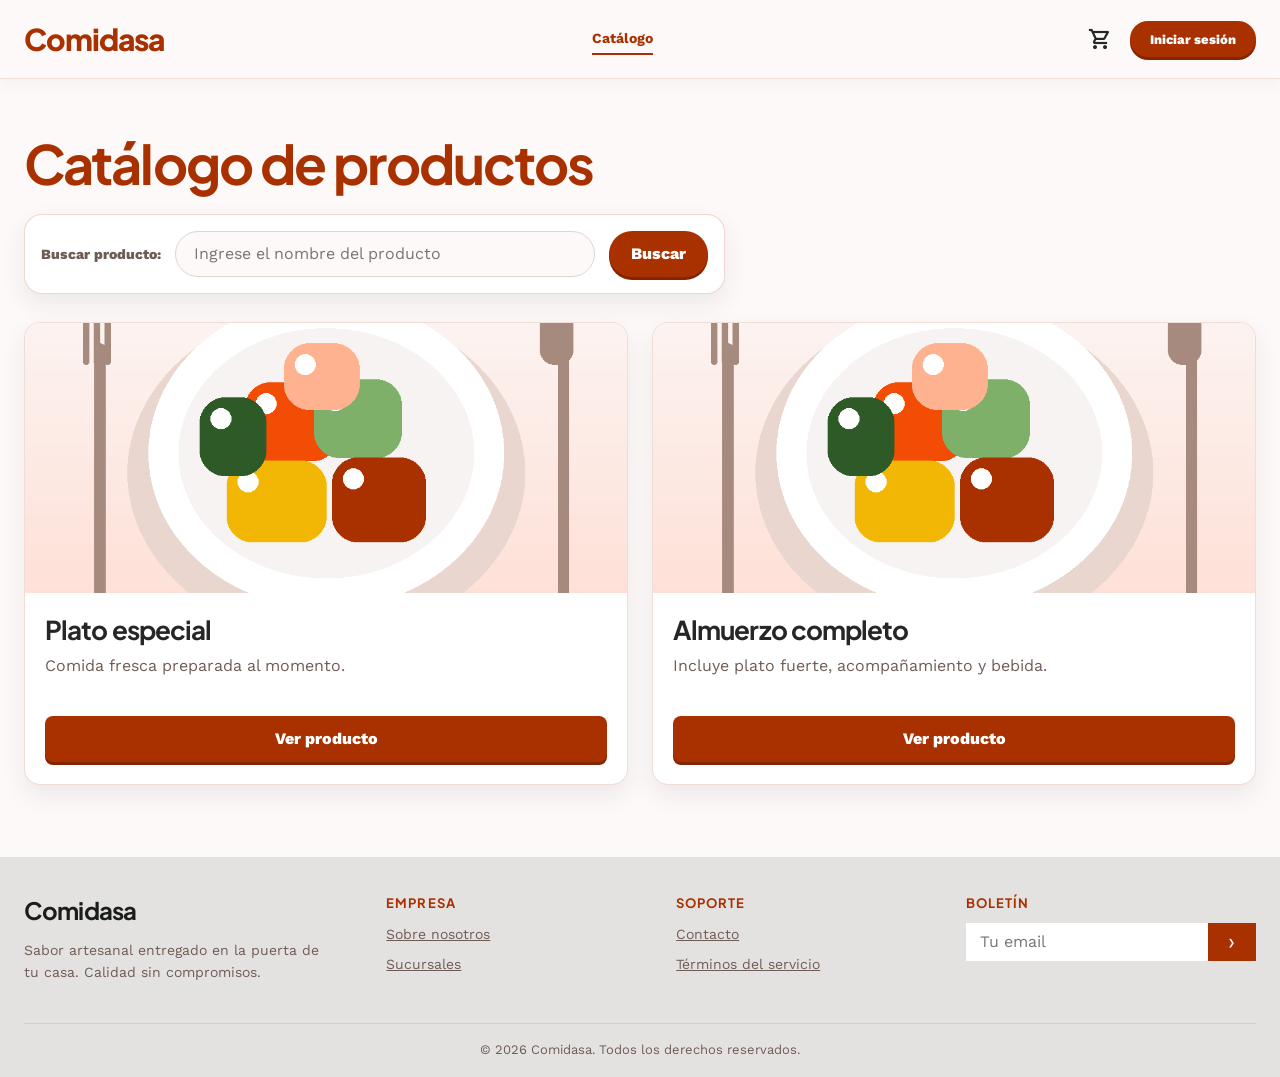
<file: Web/FrontEnd/index.html>
<!DOCTYPE html>
<html lang="es">
<head>
    <meta charset="UTF-8">
    <meta name="viewport" content="width=device-width, initial-scale=1.0">
    <title>Catálogo - Comidasa</title>
    <link rel="preconnect" href="https://fonts.googleapis.com">
    <link rel="preconnect" href="https://fonts.gstatic.com" crossorigin>
    <link href="https://fonts.googleapis.com/css2?family=Plus+Jakarta+Sans:wght@700;800&family=Work+Sans:wght@400;500;600;700&display=swap" rel="stylesheet">
    <link href="https://fonts.googleapis.com/css2?family=Material+Symbols+Outlined:wght,FILL@100..700,0..1&display=swap" rel="stylesheet">
    <link rel="stylesheet" href="./Styles/main.css">
</head>
<body>
    <header class="topbar">
        <div class="container nav-wrap">
            <a href="./index.html" class="brand">Comidasa</a>
            <nav class="nav-links" aria-label="Navegación principal">
                <a href="./index.html" class="active">Catálogo</a>
            </nav>
            <div class="nav-actions">
                <button class="icon-link" type="button" aria-label="Carrito"><span class="material-symbols-outlined">shopping_cart</span></button>
                <a href="./Views/login.html" class="btn btn-sm btn-primary">Iniciar sesión</a>
            </div>
        </div>
    </header>

    <main>
        <section class="catalogoPage container">
            <h2>Catálogo de productos</h2>

            <div class="busquedaCatalogo">
                <label for="searchInput">Buscar producto:</label>
                <input type="text" id="searchInput" placeholder="Ingrese el nombre del producto">
                <button type="button" id="searchButton">Buscar</button>
            </div>

            <div class="productosGrid">
                <article class="productoCard">
                    <img src="./Assets/plato.png" alt="Plato de comida">
                    <h3>Plato especial</h3>
                    <p>Comida fresca preparada al momento.</p>
                    <button type="button" data-ruta="/producto">Ver producto</button>
                </article>

                <article class="productoCard">
                    <img src="./Assets/plato.png" alt="Plato de comida">
                    <h3>Almuerzo completo</h3>
                    <p>Incluye plato fuerte, acompañamiento y bebida.</p>
                    <button type="button" data-ruta="/producto">Ver producto</button>
                </article>
            </div>
        </section>
    </main>

    <footer class="footer" id="footer">
        <div class="container footer-grid">
            <div>
                <h2>Comidasa</h2>
                <p>Sabor artesanal entregado en la puerta de tu casa. Calidad sin compromisos.</p>
            </div>
            <div>
                <h3>Empresa</h3>
                <a href="#">Sobre nosotros</a>
                <a href="#">Sucursales</a>
            </div>
            <div>
                <h3>Soporte</h3>
                <a href="#">Contacto</a>
                <a href="#">Términos del servicio</a>
            </div>
            <div>
                <h3>Boletín</h3>
                <form class="newsletter">
                    <input type="email" placeholder="Tu email" aria-label="Correo">
                    <button type="button">›</button>
                </form>
            </div>
        </div>
        <div class="footer-bottom">© 2026 Comidasa. Todos los derechos reservados.</div>
    </footer>
    <script src="./Js/navegacion.js"></script>
</body>
</html>
</file>
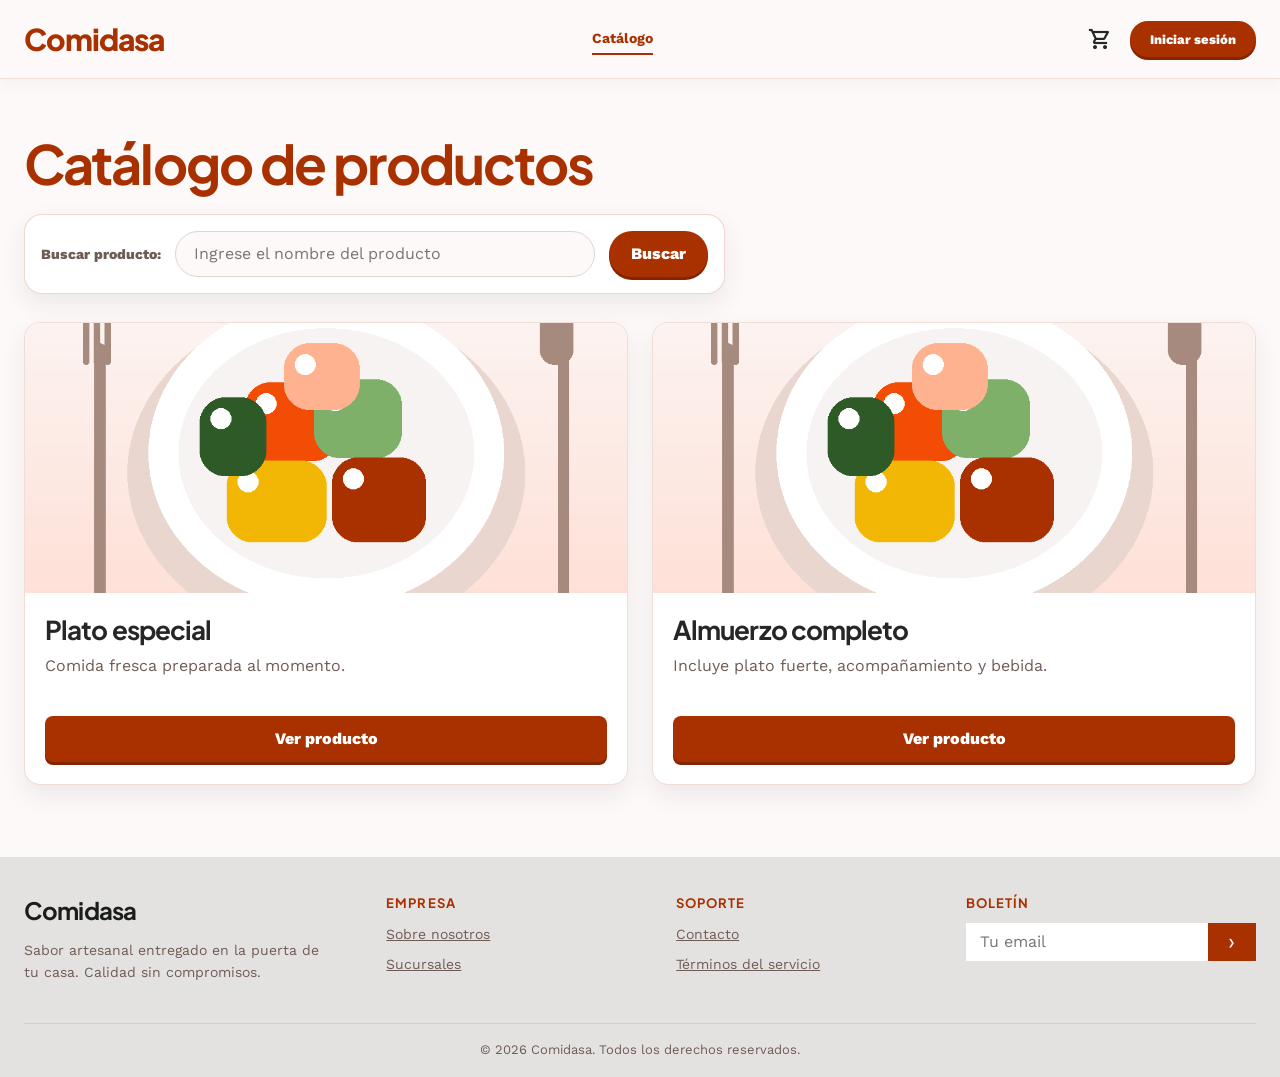
<file: Web/FrontEnd/Views/catalogo.html>
<!DOCTYPE html>
<html lang="es">
<head>
    <meta charset="UTF-8">
    <meta name="viewport" content="width=device-width, initial-scale=1.0">
    <title>Catálogo - Comidasa</title>
    <link rel="preconnect" href="https://fonts.googleapis.com">
    <link rel="preconnect" href="https://fonts.gstatic.com" crossorigin>
    <link href="https://fonts.googleapis.com/css2?family=Plus+Jakarta+Sans:wght@700;800&family=Work+Sans:wght@400;500;600;700&display=swap" rel="stylesheet">
    <link href="https://fonts.googleapis.com/css2?family=Material+Symbols+Outlined:wght,FILL@100..700,0..1&display=swap" rel="stylesheet">
    <link rel="stylesheet" href="../Styles/main.css">
</head>
<body>
    <header class="topbar">
        <div class="container nav-wrap">
            <a href="../index.html" class="brand">Comidasa</a>
            <nav class="nav-links" aria-label="Navegación principal">
                <a href="./catalogo.html" class="active">Catálogo</a>
            </nav>
            <div class="nav-actions">
                <button class="icon-link" type="button" aria-label="Carrito"><span class="material-symbols-outlined">shopping_cart</span></button>
                <a href="./login.html" class="btn btn-sm btn-primary">Iniciar sesión</a>
            </div>
        </div>
    </header>

    <main>
        <section class="catalogoPage container">
            <h2>Catálogo de productos</h2>

            <div class="busquedaCatalogo">
                <label for="searchInput">Buscar producto:</label>
                <input type="text" id="searchInput" placeholder="Ingrese el nombre del producto">
                <button type="button" id="searchButton">Buscar</button>
            </div>

            <div class="productosGrid">
                <article class="productoCard">
                    <img src="../Assets/plato.png" alt="Plato de comida">
                    <h3>Plato especial</h3>
                    <p>Comida fresca preparada al momento.</p>
                    <button type="button" data-ruta="/producto">Ver producto</button>
                </article>

                <article class="productoCard">
                    <img src="../Assets/plato.png" alt="Plato de comida">
                    <h3>Almuerzo completo</h3>
                    <p>Incluye plato fuerte, acompañamiento y bebida.</p>
                    <button type="button" data-ruta="/producto">Ver producto</button>
                </article>
            </div>
        </section>
    </main>

    <footer class="footer" id="footer">
        <div class="container footer-grid">
            <div>
                <h2>Comidasa</h2>
                <p>Sabor artesanal entregado en la puerta de tu casa. Calidad sin compromisos.</p>
            </div>
            <div>
                <h3>Empresa</h3>
                <a href="#">Sobre nosotros</a>
                <a href="#">Sucursales</a>
            </div>
            <div>
                <h3>Soporte</h3>
                <a href="#">Contacto</a>
                <a href="#">Términos del servicio</a>
            </div>
            <div>
                <h3>Boletín</h3>
                <form class="newsletter">
                    <input type="email" placeholder="Tu email" aria-label="Correo">
                    <button type="button">›</button>
                </form>
            </div>
        </div>
        <div class="footer-bottom">© 2026 Comidasa. Todos los derechos reservados.</div>
    </footer>
    <script src="../Js/navegacion.js"></script>
</body>
</html>
</file>
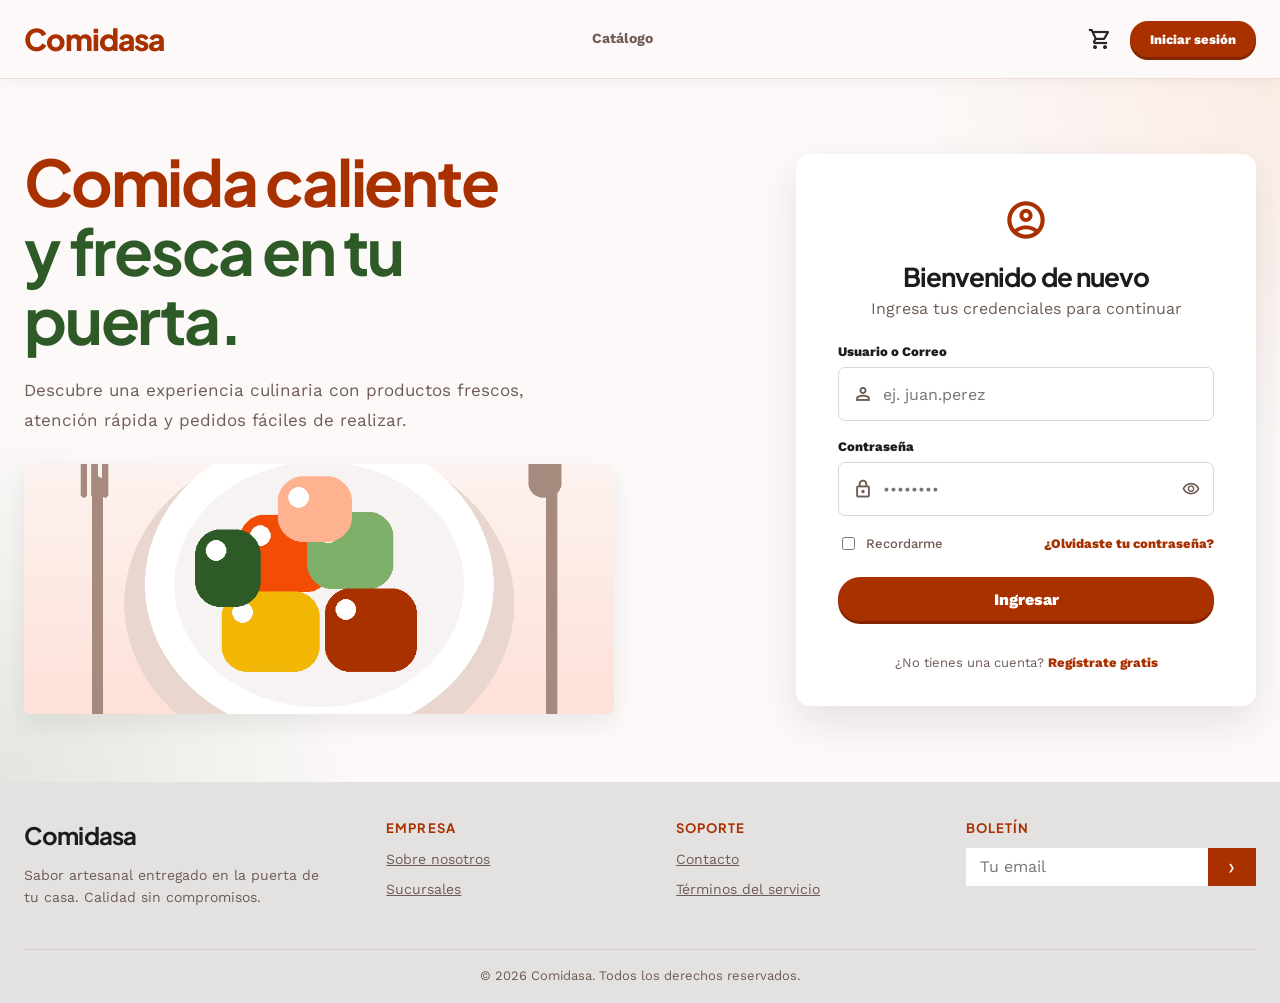
<file: Web/FrontEnd/Views/login.html>
<!DOCTYPE html>
<html lang="es">
<head>
    <meta charset="UTF-8">
    <meta name="viewport" content="width=device-width, initial-scale=1.0">
    <title>Iniciar sesión - Comidasa</title>
    <link rel="preconnect" href="https://fonts.googleapis.com">
    <link rel="preconnect" href="https://fonts.gstatic.com" crossorigin>
    <link href="https://fonts.googleapis.com/css2?family=Plus+Jakarta+Sans:wght@700;800&family=Work+Sans:wght@400;500;600;700&display=swap" rel="stylesheet">
    <link href="https://fonts.googleapis.com/css2?family=Material+Symbols+Outlined:wght,FILL@100..700,0..1&display=swap" rel="stylesheet">
    <link rel="stylesheet" href="../Styles/main.css">
</head>
<body>
    <header class="topbar">
        <div class="container nav-wrap">
            <a href="../index.html" class="brand">Comidasa</a>
            <nav class="nav-links" aria-label="Navegación principal">
                <a href="./catalogo.html" >Catálogo</a>
            </nav>
            <div class="nav-actions">
                <button class="icon-link" type="button" aria-label="Carrito"><span class="material-symbols-outlined">shopping_cart</span></button>
                <a href="./login.html" class="btn btn-sm btn-primary">Iniciar sesión</a>
            </div>
        </div>
    </header>

    <main class="login-main">
        <section class="container login-grid">
            <div class="login-copy">
                <h1>Comida caliente<br><span>y fresca en tu puerta.</span></h1>
                <p>Descubre una experiencia culinaria con productos frescos, atención rápida y pedidos fáciles de realizar.</p>
                <img src="../Assets/plato.png" alt="Plato de comida">
            </div>

            <div class="login-card">
                <div class="login-icon"><span class="material-symbols-outlined">account_circle</span></div>
                <h2>Bienvenido de nuevo</h2>
                <p>Ingresa tus credenciales para continuar</p>

                <form id="loginForm">
                    <label for="usuario">Usuario o Correo</label>
                    <div class="input-box">
                        <span class="material-symbols-outlined">person</span>
                        <input id="usuario" name="usuario" type="text" placeholder="ej. juan.perez" required>
                    </div>

                    <label for="password">Contraseña</label>
                    <div class="input-box">
                        <span class="material-symbols-outlined">lock</span>
                        <input id="password" name="password" type="password" placeholder="••••••••" required>
                        <span class="material-symbols-outlined eye">visibility</span>
                    </div>

                    <div class="form-options">
                        <label class="check"><input type="checkbox"> Recordarme</label>
                        <a href="#">¿Olvidaste tu contraseña?</a>
                    </div>

                    <button class="btn btn-primary btn-full" type="submit">Ingresar</button>
                </form>

                <div class="register-line">¿No tienes una cuenta? <a href="./registro.html">Regístrate gratis</a></div>
            </div>
        </section>
    </main>

    <footer class="footer" id="footer">
        <div class="container footer-grid">
            <div>
                <h2>Comidasa</h2>
                <p>Sabor artesanal entregado en la puerta de tu casa. Calidad sin compromisos.</p>
            </div>
            <div>
                <h3>Empresa</h3>
                <a href="#">Sobre nosotros</a>
                <a href="#">Sucursales</a>
            </div>
            <div>
                <h3>Soporte</h3>
                <a href="#">Contacto</a>
                <a href="#">Términos del servicio</a>
            </div>
            <div>
                <h3>Boletín</h3>
                <form class="newsletter">
                    <input type="email" placeholder="Tu email" aria-label="Correo">
                    <button type="button">›</button>
                </form>
            </div>
        </div>
        <div class="footer-bottom">© 2026 Comidasa. Todos los derechos reservados.</div>
    </footer>
    <script src="../Js/navegacion.js"></script>
</body>
</html>
</file>
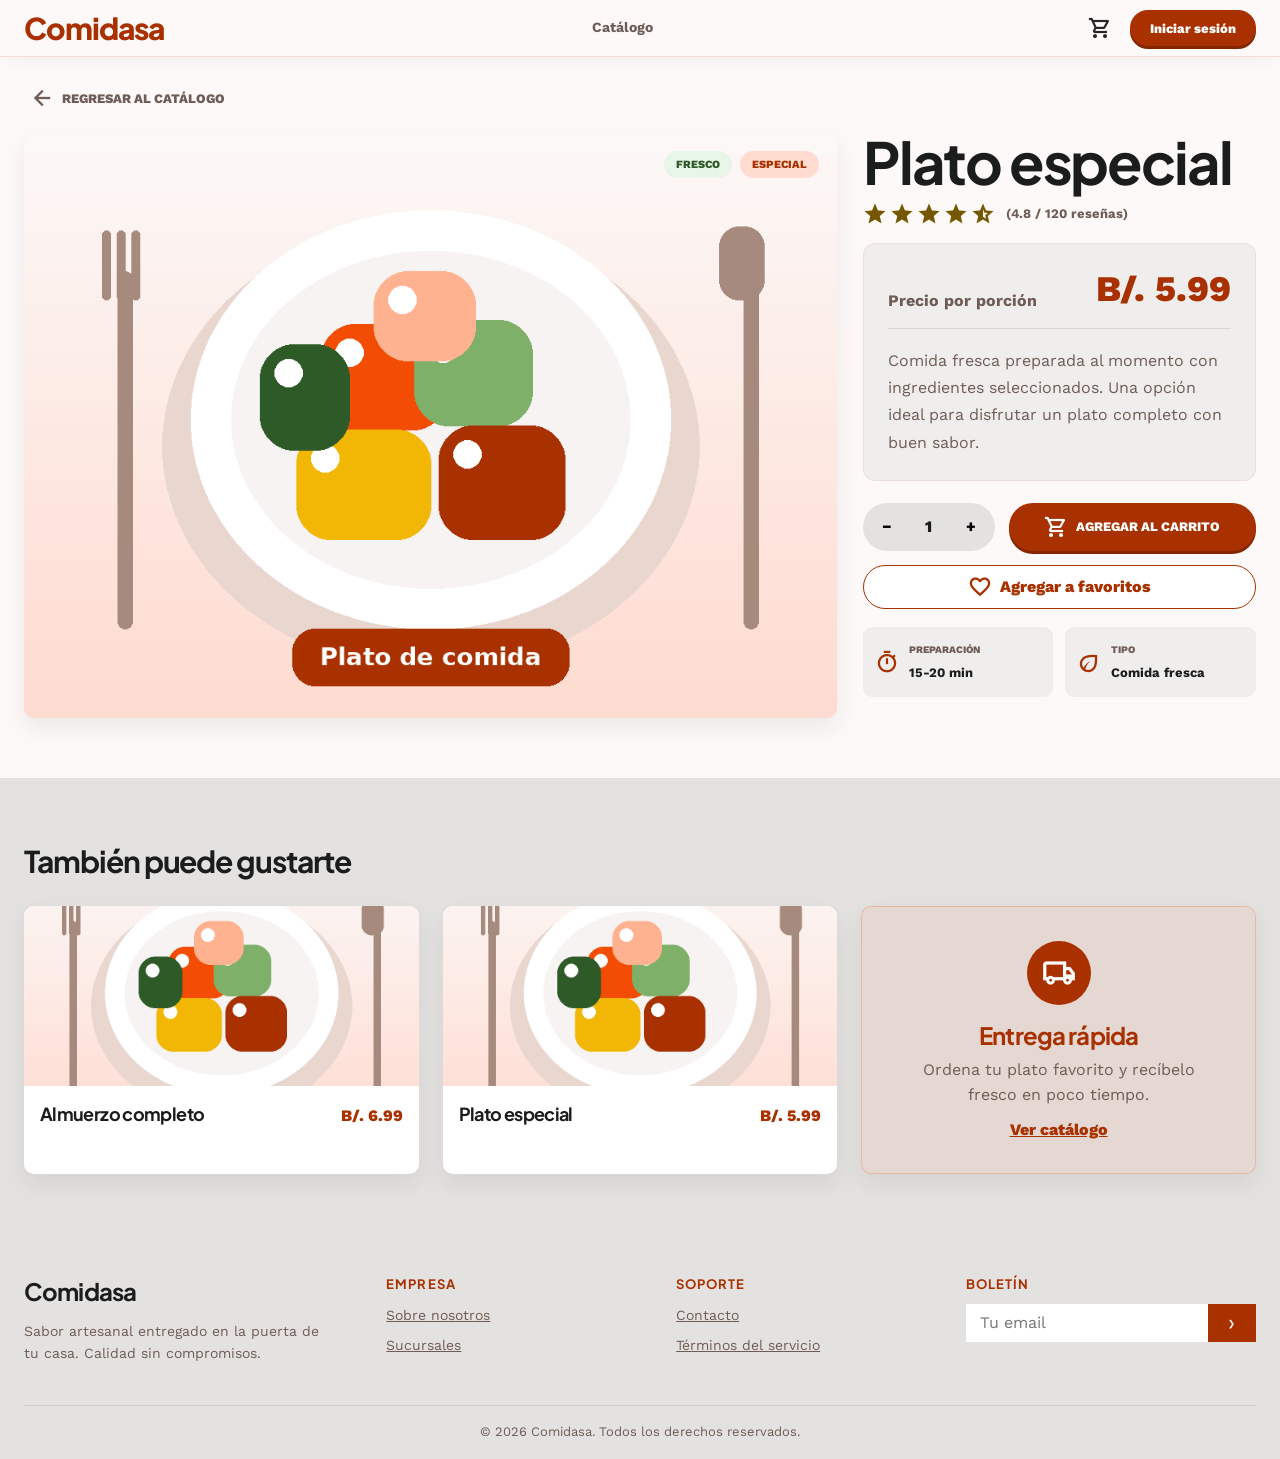
<file: Web/FrontEnd/Views/producto.html>
<!DOCTYPE html>
<html lang="es">
<head>
    <meta charset="UTF-8">
    <meta name="viewport" content="width=device-width, initial-scale=1.0">
    <title>Producto - Comidasa</title>
    <link rel="preconnect" href="https://fonts.googleapis.com">
    <link rel="preconnect" href="https://fonts.gstatic.com" crossorigin>
    <link href="https://fonts.googleapis.com/css2?family=Plus+Jakarta+Sans:wght@700;800&family=Work+Sans:wght@400;500;600;700&display=swap" rel="stylesheet">
    <link href="https://fonts.googleapis.com/css2?family=Material+Symbols+Outlined:wght,FILL@100..700,0..1&display=swap" rel="stylesheet">
    <link rel="stylesheet" href="../Styles/main.css">
</head>
<body>
    <header class="topbar compact">
        <div class="container nav-wrap">
            <a href="../index.html" class="brand">Comidasa</a>
            <nav class="nav-links" aria-label="Navegación principal">
                <a href="./catalogo.html">Catálogo</a>
            </nav>
            <div class="nav-actions">
                <button class="icon-link" type="button" aria-label="Carrito"><span class="material-symbols-outlined">shopping_cart</span></button>
                <a href="./login.html" class="btn btn-sm btn-primary">Iniciar sesión</a>
            </div>
        </div>
    </header>

    <main>
        <section class="container product-detail">
            <button type="button" class="back-link registroBack" data-ruta="/catalogo"><span class="material-symbols-outlined">arrow_back</span> Regresar al catálogo</button>

            <div class="product-grid">
                <div class="product-hero-img">
                    <img src="../Assets/plato.png" alt="Plato especial">
                    <div class="hero-tags">
                        <span>Fresco</span>
                        <span>Especial</span>
                    </div>
                </div>

                <aside class="product-panel">
                    <h1>Plato especial</h1>
                    <div class="rating">
                        <span class="material-symbols-outlined filled">star</span>
                        <span class="material-symbols-outlined filled">star</span>
                        <span class="material-symbols-outlined filled">star</span>
                        <span class="material-symbols-outlined filled">star</span>
                        <span class="material-symbols-outlined">star_half</span>
                        <strong>(4.8 / 120 reseñas)</strong>
                    </div>

                    <div class="price-box">
                        <div class="price-row">
                            <span>Precio por porción</span>
                            <strong>B/. 5.99</strong>
                        </div>
                        <p>Comida fresca preparada al momento con ingredientes seleccionados. Una opción ideal para disfrutar un plato completo con buen sabor.</p>
                    </div>

                    <div class="buy-row">
                        <div class="quantity">
                            <button type="button">−</button>
                            <span>1</span>
                            <button type="button">+</button>
                        </div>
                        <button class="btn btn-primary btn-cart" type="button"><span class="material-symbols-outlined">shopping_cart</span> Agregar al carrito</button>
                    </div>

                    <button class="btn btn-outline btn-full" type="button"><span class="material-symbols-outlined">favorite</span> Agregar a favoritos</button>

                    <div class="feature-grid">
                        <div><span class="material-symbols-outlined">timer</span><small>Preparación</small><strong>15-20 min</strong></div>
                        <div><span class="material-symbols-outlined">eco</span><small>Tipo</small><strong>Comida fresca</strong></div>
                    </div>
                </aside>
            </div>
        </section>

        <section class="pairs-section">
            <div class="container">
                <h2>También puede gustarte</h2>
                <div class="pairs-grid">
                    <article class="pair-card">
                        <img src="../Assets/plato.png" alt="Almuerzo completo">
                        <div><h3>Almuerzo completo</h3><span>B/. 6.99</span></div>
                    </article>
                    <article class="pair-card">
                        <img src="../Assets/plato.png" alt="Plato especial">
                        <div><h3>Plato especial</h3><span>B/. 5.99</span></div>
                    </article>
                    <article class="delivery-card">
                        <span class="material-symbols-outlined">local_shipping</span>
                        <h3>Entrega rápida</h3>
                        <p>Ordena tu plato favorito y recíbelo fresco en poco tiempo.</p>
                        <a href="./catalogo.html">Ver catálogo</a>
                    </article>
                </div>
            </div>
        </section>
    </main>

    <footer class="footer" id="footer">
        <div class="container footer-grid">
            <div>
                <h2>Comidasa</h2>
                <p>Sabor artesanal entregado en la puerta de tu casa. Calidad sin compromisos.</p>
            </div>
            <div>
                <h3>Empresa</h3>
                <a href="#">Sobre nosotros</a>
                <a href="#">Sucursales</a>
            </div>
            <div>
                <h3>Soporte</h3>
                <a href="#">Contacto</a>
                <a href="#">Términos del servicio</a>
            </div>
            <div>
                <h3>Boletín</h3>
                <form class="newsletter">
                    <input type="email" placeholder="Tu email" aria-label="Correo">
                    <button type="button">›</button>
                </form>
            </div>
        </div>
        <div class="footer-bottom">© 2026 Comidasa. Todos los derechos reservados.</div>
    </footer>
    <script src="../Js/navegacion.js"></script>
</body>
</html>
</file>
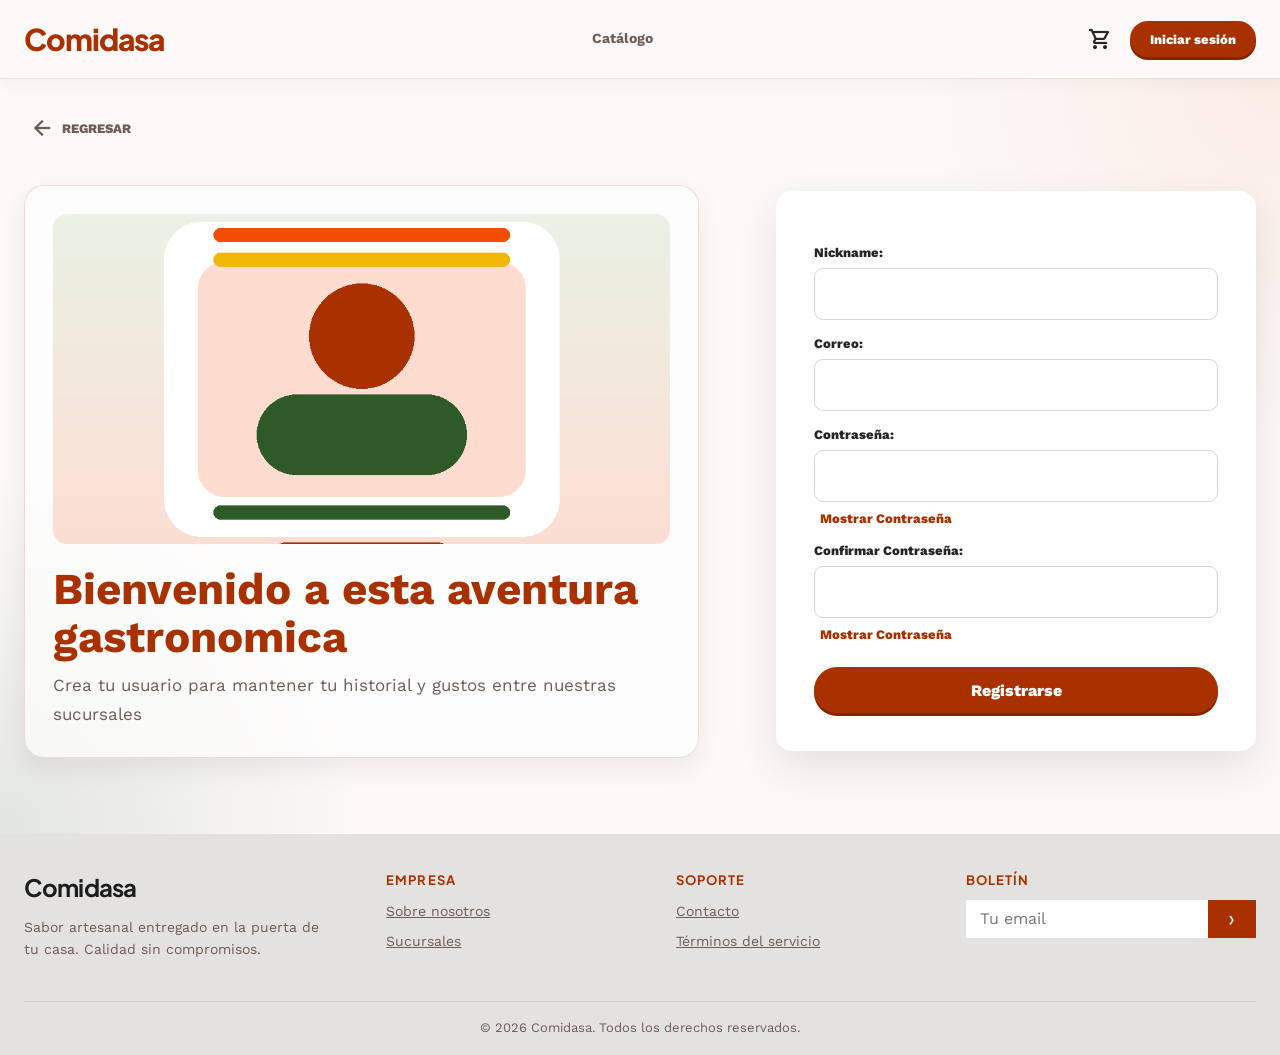
<file: Web/FrontEnd/Views/registro.html>
<!DOCTYPE html>
<html lang="es">
<head>
    <meta charset="UTF-8">
    <meta name="viewport" content="width=device-width, initial-scale=1.0">
    <title>Registro - Comidasa</title>
    <link rel="preconnect" href="https://fonts.googleapis.com">
    <link rel="preconnect" href="https://fonts.gstatic.com" crossorigin>
    <link href="https://fonts.googleapis.com/css2?family=Plus+Jakarta+Sans:wght@700;800&family=Work+Sans:wght@400;500;600;700&display=swap" rel="stylesheet">
    <link href="https://fonts.googleapis.com/css2?family=Material+Symbols+Outlined:wght,FILL@100..700,0..1&display=swap" rel="stylesheet">
    <link rel="stylesheet" href="../Styles/main.css">
</head>
<body>
    <header class="topbar">
        <div class="container nav-wrap">
            <a href="../index.html" class="brand">Comidasa</a>
            <nav class="nav-links" aria-label="Navegación principal">
                <a href="./catalogo.html" >Catálogo</a>
            </nav>
            <div class="nav-actions">
                <button class="icon-link" type="button" aria-label="Carrito"><span class="material-symbols-outlined">shopping_cart</span></button>
                <a href="./login.html" class="btn btn-sm btn-primary">Iniciar sesión</a>
            </div>
        </div>
    </header>

    <main>
        <section class="registroPage">
            <div class="container registroShell">
                <button class="back-link registroBack" type="button" data-ruta="/catalogo">
                    <span class="material-symbols-outlined">arrow_back</span>
                    Regresar
                </button>

                <div class="registroGrid">
                    <aside class="registroAside">
                        <img src="../Assets/registro.png" alt="Imagen de registro">
                        <h4>Bienvenido a esta aventura gastronomica</h4>
                        <p>Crea tu usuario para mantener tu historial y gustos entre nuestras sucursales</p>
                    </aside>
                        
                    <div class="registroCard">
                        <form id="registroForm">
                            <label for="nickname">Nickname:</label>
                            <input type="text" id="nickname" name="nickname" required>

                            <label for="correo">Correo:</label>
                            <input type="email" id="correo" name="correo" required>

                            <label for="contrasen">Contraseña:</label>
                            <input type="password" id="contrasen" name="contrasen" required>
                            <button type="button" id="toggleContrasen">Mostrar Contraseña</button>

                            <label for="confirmarContrasen">Confirmar Contraseña:</label>
                            <input type="password" id="confirmarContrasen" name="confirmarContrasen" required>
                            <button type="button" id="toggleConfirmarContrasen">Mostrar Contraseña</button>

                            <button type="submit">Registrarse</button>
                        </form>
                    </div>
                </div>
            </div>
        </section>
    </main>

    <footer class="footer" id="footer">
        <div class="container footer-grid">
            <div>
                <h2>Comidasa</h2>
                <p>Sabor artesanal entregado en la puerta de tu casa. Calidad sin compromisos.</p>
            </div>
            <div>
                <h3>Empresa</h3>
                <a href="#">Sobre nosotros</a>
                <a href="#">Sucursales</a>
            </div>
            <div>
                <h3>Soporte</h3>
                <a href="#">Contacto</a>
                <a href="#">Términos del servicio</a>
            </div>
            <div>
                <h3>Boletín</h3>
                <form class="newsletter">
                    <input type="email" placeholder="Tu email" aria-label="Correo">
                    <button type="button">›</button>
                </form>
            </div>
        </div>
        <div class="footer-bottom">© 2026 Comidasa. Todos los derechos reservados.</div>
    </footer>
    <script src="../Js/navegacion.js"></script>
</body>
</html>
</file>
<file: Web/FrontEnd/Styles/main.css>
@import url("./variables.css");

* {
    box-sizing: border-box;
}

html {
    scroll-behavior: smooth;
}

body {
    margin: 0;
    min-height: 100vh;
    background: var(--surface);
    color: var(--text);
    font-family: "Work Sans", Arial, sans-serif;
}

img {
    max-width: 100%;
    display: block;
}

button,
input {
    font: inherit;
}

button,
a {
    -webkit-tap-highlight-color: transparent;
}

a {
    color: inherit;
    text-decoration: none;
}

h1,
h2,
h3,
.brand {
    font-family: "Plus Jakarta Sans", Arial, sans-serif;
    letter-spacing: -0.035em;
}

.container {
    width: min(var(--container), calc(100% - 48px));
    margin-inline: auto;
}

.material-symbols-outlined {
    font-variation-settings: 'FILL' 0, 'wght' 500, 'GRAD' 0, 'opsz' 24;
    line-height: 1;
}

.topbar {
    position: sticky;
    top: 0;
    z-index: 50;
    background: rgba(252, 249, 248, 0.92);
    backdrop-filter: blur(18px);
    border-bottom: 1px solid rgba(229, 190, 179, 0.48);
    box-shadow: 0 4px 18px rgba(38, 38, 38, 0.04);
}

.topbar.compact .nav-wrap {
    min-height: 56px;
}

.nav-wrap {
    min-height: 78px;
    display: flex;
    align-items: center;
    justify-content: space-between;
    gap: 28px;
}

.brand {
    color: var(--primary-dark);
    font-size: 30px;
    font-weight: 800;
}

.nav-links {
    display: flex;
    align-items: center;
    justify-content: center;
    gap: 28px;
    font-size: 14px;
    color: var(--muted);
}

.nav-links a,
.nav-links button {
    border: 0;
    background: transparent;
    color: inherit;
    cursor: pointer;
    font-weight: 700;
    padding-block: 7px;
    border-bottom: 2px solid transparent;
    transition: 0.2s ease;
}

.nav-links a:hover,
.nav-links a.active,
.nav-links button:hover,
.nav-links button.active {
    color: var(--primary-dark);
    border-bottom-color: var(--primary-dark);
}

.nav-actions {
    display: flex;
    align-items: center;
    gap: 12px;
}

.icon-link {
    border: 0;
    background: transparent;
    color: var(--neutral);
    display: inline-flex;
    align-items: center;
    justify-content: center;
    cursor: pointer;
}

.btn {
    border: 0;
    border-radius: 999px;
    min-height: 44px;
    padding: 0 22px;
    display: inline-flex;
    align-items: center;
    justify-content: center;
    gap: 8px;
    font-weight: 800;
    cursor: pointer;
    transition: transform 0.18s ease, box-shadow 0.18s ease, background 0.18s ease;
}

.btn:hover {
    transform: translateY(-2px);
}

.btn-sm {
    min-height: 36px;
    padding-inline: 20px;
    font-size: 13px;
}

.btn-primary {
    background: var(--primary-dark);
    color: var(--white);
    box-shadow: 0 3px 0 #842500;
}

.btn-primary:hover {
    background: var(--primary);
}

.btn-outline {
    color: var(--primary-dark);
    background: var(--white);
    border: 1px solid var(--primary-dark);
}

.btn-full {
    width: 100%;
}

/* Catálogo */
.catalog-section {
    padding: 56px 0 72px;
}

.catalog-heading {
    max-width: 680px;
    margin-bottom: 28px;
}

.catalog-heading h1 {
    margin: 0 0 12px;
    font-size: clamp(32px, 5vw, 52px);
    line-height: 1.05;
}

.catalog-heading p {
    margin: 0;
    color: var(--muted);
    font-size: 17px;
    line-height: 1.65;
}

.filter-row {
    display: flex;
    gap: 12px;
    overflow-x: auto;
    padding-bottom: 10px;
    margin-bottom: 22px;
}

.chip {
    border: 0;
    border-radius: 999px;
    padding: 9px 18px;
    background: var(--surface-2);
    color: var(--muted);
    font-size: 13px;
    font-weight: 800;
    cursor: pointer;
    white-space: nowrap;
}

.chip.active,
.chip:hover {
    background: var(--primary-dark);
    color: var(--white);
}

.food-grid {
    display: grid;
    grid-template-columns: repeat(4, minmax(0, 1fr));
    gap: 24px;
}

.food-card {
    background: var(--white);
    border-radius: 12px;
    overflow: hidden;
    box-shadow: var(--soft-shadow);
    transition: 0.25s ease;
}

.food-card:hover {
    transform: translateY(-5px);
    box-shadow: var(--shadow);
}

.food-img-wrap {
    position: relative;
    aspect-ratio: 1.2 / 1;
    overflow: hidden;
    background: var(--surface-2);
}

.food-img-wrap img {
    width: 100%;
    height: 100%;
    object-fit: cover;
    transition: 0.45s ease;
}

.food-card:hover .food-img-wrap img {
    transform: scale(1.06);
}

.tag {
    position: absolute;
    left: 12px;
    top: 12px;
    color: white;
    border-radius: 999px;
    padding: 5px 10px;
    font-size: 10px;
    font-weight: 800;
    text-transform: uppercase;
    letter-spacing: 0.05em;
}

.tag-green { background: #388e3c; }
.tag-red { background: #d32f2f; }
.tag-gold { background: #755700; }

.food-body {
    padding: 17px 18px 20px;
}

.food-title-row {
    display: flex;
    align-items: flex-start;
    justify-content: space-between;
    gap: 10px;
    margin-bottom: 9px;
}

.food-title-row h2 {
    margin: 0;
    font-size: 21px;
    line-height: 1.15;
}

.food-title-row strong,
.price-row strong,
.pair-card span {
    color: var(--primary-dark);
    white-space: nowrap;
    font-weight: 800;
}

.food-body p {
    min-height: 42px;
    margin: 0 0 18px;
    color: var(--muted);
    line-height: 1.55;
    font-size: 14px;
}

.btn-card {
    width: 100%;
    min-height: 42px;
    border-radius: 7px;
    background: var(--primary-dark);
    color: var(--white);
    box-shadow: none;
}

.pager {
    margin-top: 42px;
    display: flex;
    justify-content: center;
    align-items: center;
    gap: 18px;
    color: var(--muted);
    font-weight: 700;
}

.pager button {
    width: 34px;
    height: 34px;
    border-radius: 50%;
    border: 1px solid var(--border);
    color: var(--muted);
    background: var(--white);
    cursor: pointer;
}

.active-page {
    color: var(--primary-dark);
}

/* Login */
.login-main {
    background:
        radial-gradient(circle at left bottom, rgba(45, 90, 39, 0.12), transparent 360px),
        radial-gradient(circle at right top, rgba(242, 76, 5, 0.08), transparent 360px),
        var(--surface);
}

.login-grid {
    min-height: calc(100vh - 245px);
    padding: 68px 0;
    display: grid;
    grid-template-columns: 1fr 460px;
    align-items: center;
    gap: clamp(48px, 9vw, 120px);
}

.login-copy h1 {
    margin: 0 0 22px;
    max-width: 580px;
    color: var(--primary-dark);
    font-size: clamp(42px, 6vw, 64px);
    line-height: 1.08;
}

.login-copy h1 span {
    color: var(--secondary);
}

.login-copy p {
    max-width: 520px;
    margin: 0 0 28px;
    color: var(--muted);
    line-height: 1.75;
    font-size: 17px;
}

.login-copy img {
    width: min(100%, 590px);
    height: 250px;
    object-fit: cover;
    border-radius: 7px;
    box-shadow: var(--soft-shadow);
}

.login-card {
    background: var(--white);
    border-radius: 14px;
    padding: 44px 42px 36px;
    box-shadow: 0 16px 40px rgba(38, 38, 38, 0.11);
}

.login-icon {
    color: var(--primary-dark);
    text-align: center;
    margin-bottom: 14px;
}

.login-icon span {
    font-size: 44px;
}

.login-card h2 {
    text-align: center;
    margin: 0 0 6px;
    font-size: 26px;
}

.login-card > p {
    text-align: center;
    margin: 0 0 26px;
    color: var(--muted);
}

.login-card label {
    display: block;
    margin: 18px 0 8px;
    font-size: 13px;
    font-weight: 800;
}

.input-box {
    position: relative;
}

.input-box input {
    width: 100%;
    min-height: 54px;
    padding: 0 44px;
    border: 1px solid #ddd5d0;
    border-radius: 7px;
    background: var(--white);
    color: var(--neutral);
    outline: none;
}

.input-box input:focus {
    border-color: var(--primary-dark);
    box-shadow: 0 0 0 4px rgba(242, 76, 5, 0.13);
}

.input-box .material-symbols-outlined {
    position: absolute;
    top: 50%;
    left: 15px;
    transform: translateY(-50%);
    color: var(--muted);
    font-size: 20px;
}

.input-box .eye {
    left: auto;
    right: 14px;
    font-size: 18px;
}

.form-options {
    margin: 18px 0 24px;
    display: flex;
    align-items: center;
    justify-content: space-between;
    gap: 14px;
    font-size: 13px;
    color: var(--muted);
}

.form-options .check {
    margin: 0;
    display: flex;
    align-items: center;
    gap: 8px;
    font-weight: 500;
}

.form-options a,
.register-line a {
    color: var(--primary-dark);
    font-weight: 800;
}

.register-line {
    margin-top: 34px;
    text-align: center;
    color: var(--muted);
    font-size: 13px;
}

/* Producto */
.product-detail {
    padding: 28px 0 60px;
}

.back-link {
    width: fit-content;
    display: inline-flex;
    align-items: center;
    gap: 8px;
    margin-bottom: 22px;
    color: var(--muted);
    font-size: 13px;
    font-weight: 800;
    text-transform: uppercase;
}

.back-link:hover {
    color: var(--primary-dark);
}

.product-grid {
    display: grid;
    grid-template-columns: minmax(0, 1.55fr) minmax(340px, 0.75fr);
    gap: 26px;
    align-items: start;
}

.product-hero-img {
    position: relative;
    min-height: 560px;
    border-radius: 10px;
    overflow: hidden;
    box-shadow: var(--soft-shadow);
    background: var(--surface-2);
}

.product-hero-img img {
    width: 100%;
    height: 100%;
    min-height: 560px;
    object-fit: cover;
}

.hero-tags {
    position: absolute;
    top: 18px;
    right: 18px;
    display: flex;
    gap: 8px;
}

.hero-tags span {
    padding: 7px 12px;
    border-radius: 999px;
    background: var(--secondary-soft);
    color: var(--secondary);
    font-size: 11px;
    font-weight: 800;
    text-transform: uppercase;
}

.hero-tags span:nth-child(2) {
    color: var(--primary-dark);
    background: var(--primary-soft);
}

.product-panel {
    position: sticky;
    top: 90px;
}

.product-panel h1 {
    margin: 0 0 10px;
    font-size: clamp(42px, 5vw, 58px);
    line-height: 1;
}

.rating {
    display: flex;
    align-items: center;
    gap: 3px;
    color: #755700;
    margin-bottom: 18px;
}

.rating .filled {
    font-variation-settings: 'FILL' 1, 'wght' 500, 'GRAD' 0, 'opsz' 24;
}

.rating strong {
    color: var(--muted);
    font-size: 13px;
    margin-left: 8px;
}

.price-box {
    background: var(--surface-2);
    border-radius: 12px;
    padding: 24px;
    border: 1px solid rgba(229, 190, 179, 0.3);
    margin-bottom: 22px;
}

.price-row {
    display: flex;
    align-items: flex-end;
    justify-content: space-between;
    gap: 18px;
    padding-bottom: 18px;
    margin-bottom: 18px;
    border-bottom: 1px solid rgba(144, 112, 102, 0.2);
}

.price-row span {
    color: var(--muted);
    font-weight: 700;
}

.price-row strong {
    font-size: 36px;
}

.price-box p {
    margin: 0;
    color: var(--muted);
    line-height: 1.7;
}

.buy-row {
    display: flex;
    align-items: center;
    gap: 14px;
    margin-bottom: 14px;
}

.quantity {
    min-width: 132px;
    height: 48px;
    padding: 4px;
    border-radius: 999px;
    display: flex;
    align-items: center;
    justify-content: space-between;
    background: var(--surface-3);
}

.quantity button {
    width: 40px;
    height: 40px;
    border-radius: 50%;
    border: 0;
    background: transparent;
    font-weight: 800;
    cursor: pointer;
}

.quantity span {
    font-weight: 800;
}

.btn-cart {
    flex: 1;
    min-height: 48px;
    text-transform: uppercase;
    font-size: 13px;
}

.feature-grid {
    margin-top: 18px;
    display: grid;
    grid-template-columns: 1fr 1fr;
    gap: 12px;
}

.feature-grid div {
    min-height: 70px;
    padding: 12px;
    border-radius: 9px;
    background: var(--surface-2);
    display: grid;
    grid-template-columns: auto 1fr;
    column-gap: 10px;
    align-items: center;
}

.feature-grid span {
    grid-row: span 2;
    color: var(--primary-dark);
}

.feature-grid small {
    color: var(--muted);
    font-size: 10px;
    font-weight: 800;
    text-transform: uppercase;
}

.feature-grid strong {
    font-size: 13px;
}

.pairs-section {
    background: var(--surface-3);
    padding: 64px 0;
}

.pairs-section h2 {
    margin: 0 0 26px;
    font-size: 30px;
}

.pairs-grid {
    display: grid;
    grid-template-columns: 1fr 1fr 1fr;
    gap: 24px;
}

.pair-card,
.delivery-card {
    background: var(--white);
    border-radius: 10px;
    overflow: hidden;
    box-shadow: var(--soft-shadow);
}

.pair-card img {
    width: 100%;
    height: 180px;
    object-fit: cover;
}

.pair-card div {
    padding: 16px;
    display: flex;
    align-items: center;
    justify-content: space-between;
    gap: 12px;
}

.pair-card h3 {
    margin: 0 0 4px;
    font-size: 18px;
}

.delivery-card {
    padding: 34px;
    text-align: center;
    border: 1px solid rgba(242, 76, 5, 0.22);
    background: rgba(242, 76, 5, 0.06);
}

.delivery-card > span {
    width: 64px;
    height: 64px;
    margin-inline: auto;
    border-radius: 50%;
    display: inline-flex;
    align-items: center;
    justify-content: center;
    color: white;
    background: var(--primary-dark);
    font-size: 34px;
}

.delivery-card h3 {
    color: var(--primary-dark);
    margin: 15px 0 8px;
    font-size: 24px;
}

.delivery-card p {
    color: var(--muted);
    margin: 0 0 12px;
    line-height: 1.55;
}

.delivery-card a {
    color: var(--primary-dark);
    font-weight: 800;
    text-decoration: underline;
}

/* Footer */
.footer {
    background: var(--surface-3);
    padding: 38px 0 20px;
}

.footer-grid {
    display: grid;
    grid-template-columns: 1.3fr 1fr 1fr 1fr;
    gap: 48px;
}

.footer h2 {
    margin: 0 0 12px;
    font-size: 24px;
}

.footer h3 {
    margin: 0 0 12px;
    color: var(--primary-dark);
    font-size: 13px;
    text-transform: uppercase;
    letter-spacing: 0.08em;
}

.footer p,
.footer a {
    color: var(--muted);
    font-size: 14px;
    line-height: 1.6;
}

.footer a {
    display: block;
    text-decoration: underline;
    margin-bottom: 8px;
}

.social-row {
    display: flex;
    gap: 12px;
    color: var(--primary-dark);
    margin-top: 16px;
}

.newsletter {
    display: flex;
    height: 38px;
}

.newsletter input {
    min-width: 0;
    flex: 1;
    border: 0;
    background: var(--white);
    padding: 0 14px;
    outline: none;
}

.newsletter button {
    width: 48px;
    border: 0;
    background: var(--primary-dark);
    color: var(--white);
    font-size: 22px;
    cursor: pointer;
}

.footer-bottom {
    width: min(var(--container), calc(100% - 48px));
    margin: 26px auto 0;
    padding-top: 18px;
    border-top: 1px solid rgba(144, 112, 102, 0.18);
    color: var(--muted);
    text-align: center;
    font-size: 13px;
}

@media (max-width: 1050px) {
    .food-grid {
        grid-template-columns: repeat(3, minmax(0, 1fr));
    }

    .login-grid,
    .product-grid {
        grid-template-columns: 1fr;
    }

    .product-panel {
        position: static;
    }
}

@media (max-width: 800px) {
    .container {
        width: min(100% - 28px, var(--container));
    }

    .nav-wrap {
        min-height: auto;
        padding: 15px 0;
        flex-wrap: wrap;
    }

    .brand {
        font-size: 24px;
    }

    .nav-links {
        order: 3;
        width: 100%;
        overflow-x: auto;
        justify-content: flex-start;
        gap: 22px;
        padding-top: 10px;
    }

    .food-grid,
    .pairs-grid,
    .footer-grid {
        grid-template-columns: 1fr 1fr;
    }

    .login-copy img,
    .login-copy p {
        display: none;
    }

    .login-grid {
        padding: 48px 0;
    }

    .login-card {
        padding: 32px 24px;
    }

    .product-hero-img,
    .product-hero-img img {
        min-height: 360px;
    }
}

@media (max-width: 560px) {
    .nav-actions .icon-link,
    .nav-actions {
        display: none;
    }

    .catalog-section {
        padding-top: 34px;
    }

    .food-grid,
    .pairs-grid,
    .footer-grid,
    .feature-grid {
        grid-template-columns: 1fr;
    }

    .buy-row,
    .form-options {
        flex-direction: column;
        align-items: stretch;
    }

    .quantity {
        width: 100%;
    }

    .login-copy h1 {
        font-size: 38px;
    }
}


/* Catálogo solicitado */
.catalogoPage {
    padding: 56px 0 72px;
}

.catalogoPage h2 {
    margin: 0 0 22px;
    color: var(--primary-dark);
    font-size: clamp(34px, 5vw, 54px);
    line-height: 1.05;
}

.busquedaCatalogo {
    display: grid;
    grid-template-columns: auto minmax(240px, 420px) auto;
    align-items: center;
    gap: 14px;
    width: fit-content;
    max-width: 100%;
    margin-bottom: 28px;
    padding: 16px;
    border: 1px solid rgba(229, 190, 179, 0.62);
    border-radius: var(--radius-lg);
    background: var(--white);
    box-shadow: var(--soft-shadow);
}

.busquedaCatalogo label {
    color: var(--muted);
    font-size: 14px;
    font-weight: 800;
}

.busquedaCatalogo input {
    min-height: 46px;
    border: 1px solid #ddd5d0;
    border-radius: 999px;
    padding: 0 18px;
    outline: none;
    color: var(--neutral);
    background: var(--surface);
}

.busquedaCatalogo input:focus,
.registroCard input:focus {
    border-color: var(--primary-dark);
    box-shadow: 0 0 0 4px rgba(242, 76, 5, 0.13);
}

.busquedaCatalogo button,
.productoCard button,
.registroCard button[type="submit"] {
    min-height: 46px;
    border: 0;
    border-radius: 999px;
    padding: 0 22px;
    color: var(--white);
    background: var(--primary-dark);
    font-weight: 800;
    cursor: pointer;
    box-shadow: 0 3px 0 #842500;
    transition: 0.18s ease;
}

.busquedaCatalogo button:hover,
.productoCard button:hover,
.registroCard button[type="submit"]:hover {
    background: var(--primary);
    transform: translateY(-2px);
}

.productosGrid {
    display: grid;
    grid-template-columns: repeat(2, minmax(0, 1fr));
    gap: 24px;
}

.productoCard {
    overflow: hidden;
    border-radius: 16px;
    background: var(--white);
    box-shadow: var(--soft-shadow);
    border: 1px solid rgba(229, 190, 179, 0.52);
    transition: 0.25s ease;
}

.productoCard:hover {
    transform: translateY(-5px);
    box-shadow: var(--shadow);
}

.productoCard img {
    width: 100%;
    height: 270px;
    object-fit: cover;
    background: var(--surface-2);
}

.productoCard h3 {
    margin: 20px 20px 8px;
    color: var(--neutral);
    font-size: 26px;
}

.productoCard p {
    min-height: 44px;
    margin: 0 20px 18px;
    color: var(--muted);
    line-height: 1.55;
}

.productoCard button {
    width: calc(100% - 40px);
    margin: 0 20px 22px;
    border-radius: 8px;
}

/* Registro solicitado */
.registroPage {
    padding: 36px 0 76px;
    background:
        radial-gradient(circle at left bottom, rgba(45, 90, 39, 0.12), transparent 360px),
        radial-gradient(circle at right top, rgba(242, 76, 5, 0.08), transparent 360px),
        var(--surface);
}

.registroShell {
    display: grid;
    gap: 22px;
}

.registroBack {
    border: 0;
    background: transparent;
    cursor: pointer;
}

.registroGrid {
    display: grid;
    grid-template-columns: minmax(0, 1fr) minmax(340px, 480px);
    gap: clamp(28px, 6vw, 82px);
    align-items: center;
}

.registroAside {
    padding: 28px;
    border-radius: 20px;
    background: rgba(255, 255, 255, 0.66);
    border: 1px solid rgba(229, 190, 179, 0.55);
    box-shadow: var(--soft-shadow);
}

.registroAside img {
    width: 100%;
    height: 330px;
    object-fit: cover;
    border-radius: 14px;
    margin-bottom: 22px;
}

.registroAside h4 {
    margin: 0 0 10px;
    color: var(--primary-dark);
    font-size: clamp(30px, 4vw, 44px);
    line-height: 1.08;
}

.registroAside p {
    margin: 0;
    color: var(--muted);
    font-size: 17px;
    line-height: 1.7;
}

.registroCard {
    padding: 38px;
    border-radius: 16px;
    background: var(--white);
    box-shadow: 0 16px 40px rgba(38, 38, 38, 0.11);
}

.registroCard label {
    display: block;
    margin: 16px 0 8px;
    color: var(--neutral);
    font-size: 13px;
    font-weight: 800;
}

.registroCard input {
    width: 100%;
    min-height: 52px;
    border: 1px solid #ddd5d0;
    border-radius: 9px;
    padding: 0 16px;
    outline: none;
    color: var(--neutral);
    background: var(--white);
}

.registroCard button[id^="toggle"] {
    margin-top: 8px;
    border: 0;
    background: transparent;
    color: var(--primary-dark);
    font-size: 13px;
    font-weight: 800;
    cursor: pointer;
}

.registroCard button[type="submit"] {
    width: 100%;
    margin-top: 24px;
}

.register-line button {
    border: 0;
    background: transparent;
    color: var(--primary-dark);
    font-weight: 800;
    cursor: pointer;
    padding: 0;
}

@media (max-width: 900px) {
    .registroGrid,
    .productosGrid {
        grid-template-columns: 1fr;
    }

    .busquedaCatalogo {
        grid-template-columns: 1fr;
        width: 100%;
    }
}

@media (max-width: 560px) {
    .catalogoPage h2 {
        font-size: 36px;
    }

    .productoCard img,
    .registroAside img {
        height: 230px;
    }

    .registroCard,
    .registroAside {
        padding: 24px;
    }
}
</file>
